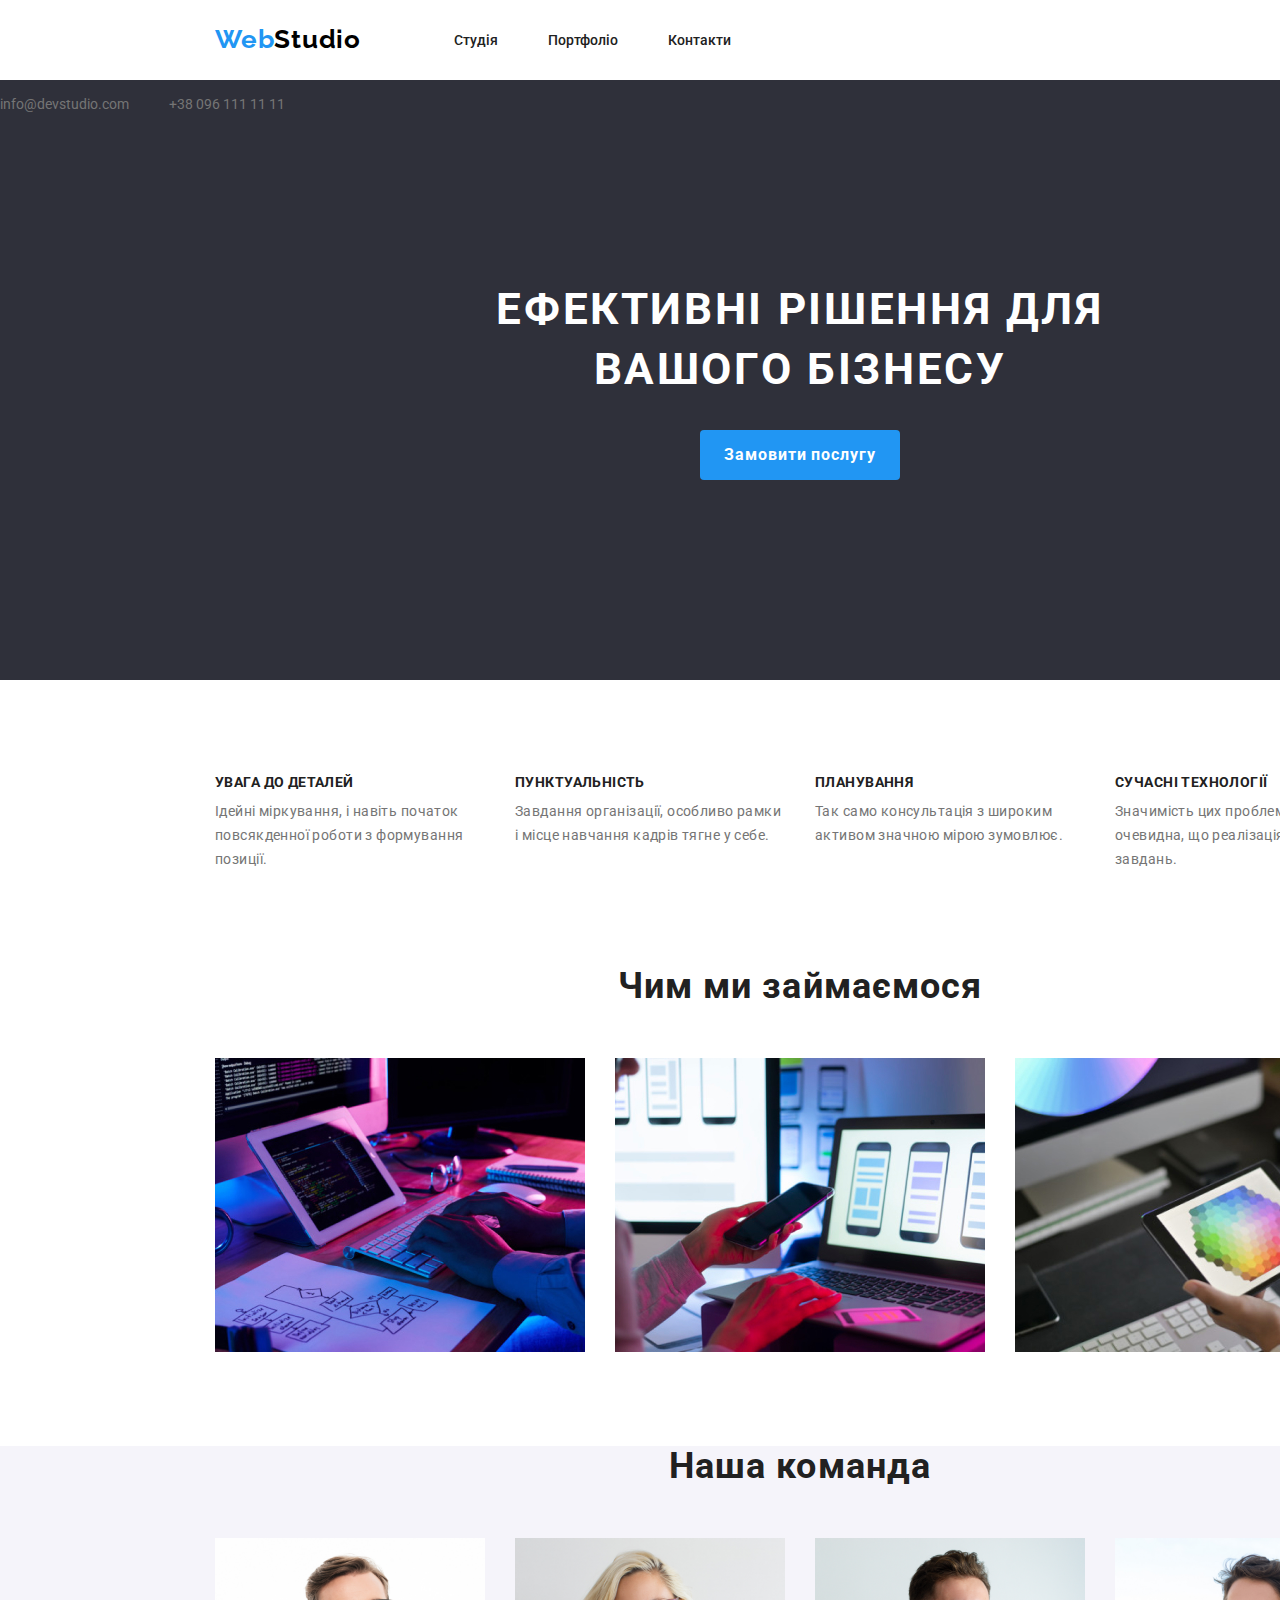
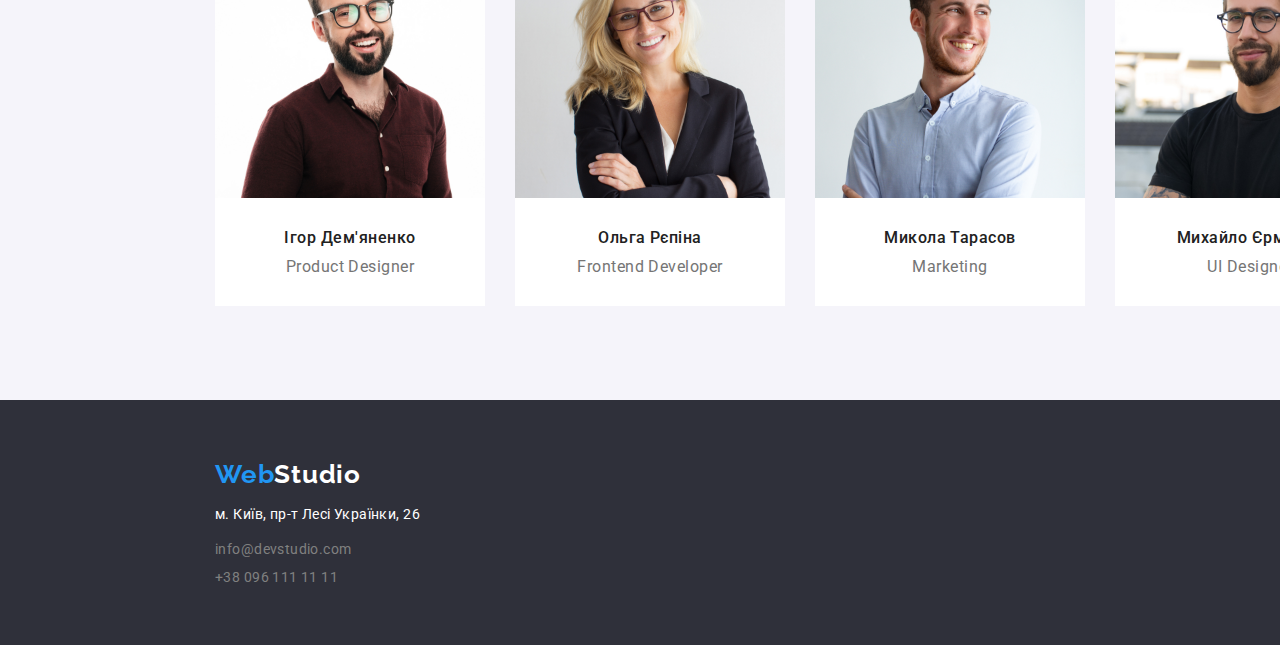
<file: index.html>
<!DOCTYPE html>
<html lang="en">
  <head>
    <meta charset="UTF-8" />
    <meta http-equiv="X-UA-Compatible" content="IE=edge" />
    <meta name="viewport" content="width=device-width, initial-scale=1.0" />
    <title>WebStudio</title>
    <!-- Fonts -->
    <link rel="preconnect" href="https://fonts.googleapis.com" />
    <link rel="preconnect" href="https://fonts.gstatic.com" crossorigin />
    <link
      href="https://fonts.googleapis.com/css2?family=Raleway:wght@700&family=Roboto:wght@400;500;700;900&display=swap"
      rel="stylesheet"
    />
    <link
      rel="stylesheet"
      href="https://cdnjs.cloudflare.com/ajax/libs/modern-normalize/1.1.0/modern-normalize.min.css"
    />
    <!-- Style  -->
    <link rel="stylesheet" href="./css/style.css" />
  </head>
  <body>
    <header>
      <nav class="container main-nav" >
          <a href="./index.html" class="topline"
            >Web<span class="toplinesecond">Studio</span></a>
          
            <ul class="sitenav">
            <li class="item"><a href="" class="aboutus">Студія</a></li>
            <li class="item">
              <a href="./portfolios.html" class="aboutus">Портфоліо</a>
            </li>
            <li class="item"><a href="" class="aboutus">Контакти</a></li>
          </ul>
        

      </nav>
      <ul class="auth-nav">
          <li class="item">
            <a href="info@devstudio.com" class="contactsfirst"
              >info@devstudio.com</a>
          </li>
          <li class="item">
            <a href="tel:+380961111111" class="contactsfirst"
              >+38 096 111 11 11</a>
          </li>
        </ul>
    </header>

    <main>
      <section class="hero-section">
        <div class="container">
          <h1 class="hero-title">Ефективні рішення для <br />вашого бізнесу</h1>
          <button class="button" type="button">Замовити послугу</button>
        </div>
      </section>

      <!-- Наші переваги -->
      <section class="ouradvantages-main">
        <div class="container secondary">
          <ul class="ouradvantages-item">
            <li>
              <h2 class="ouradvantages">УВАГА ДО ДЕТАЛЕЙ</h2>
              <p class="whyso">
                Ідейні міркування, і навіть початок повсякденної роботи з
                формування позиції.
              </p>
            </li>
            <li>
              <h2 class="ouradvantages">ПУНКТУАЛЬНІСТЬ</h2>
              <p class="whyso">
                Завдання організації, особливо рамки і місце навчання кадрів
                тягне у себе.
              </p>
            </li>
            <li>
              <h2 class="ouradvantages">ПЛАНУВАННЯ</h2>
              <p class="whyso">
                Так само консультація з широким активом значною мірою зумовлює.
              </p>
            </li>
            <li>
              <h2 class="ouradvantages">СУЧАСНІ ТЕХНОЛОГІЇ</h2>
              <p class="whyso">
                Значимість цих проблем настільки очевидна, що реалізація
                планових завдань.
              </p>
            </li>
          </ul>
        </div>
      </section>
      <!-- Чим ми займаємось -->
      <section class="image-main">
        <div class="container">
          <h3 class="ourwork">Чим ми займаємося</h3>
          <ul class="image-item">
            <li>
              <img
                src="./images/photo1.jpg"
                alt="Людина працює за компютером"
                width="370"
              />
            </li>
            <li>
              <img
                src="./images/photo2.jpg"
                alt="Людина тримає телефон і працює за компютером"
                width="370"
              />
            </li>
            <li>
              <img
                src="./images/photo3.jpg"
                alt="Людина тримає планшет в руках"
                width="370"
              />
            </li>
          </ul>
        </div>
      </section>
      <!-- Наша команда -->
      <section class="our-team">
        <div class="container">
          <h2 class="comand">Наша команда</h2>
          <ul class="comand-team">
            <li class="personas">
              <img
                src="./images/productdesigner.jpg"
                alt="Фото співробітника"
                width="270"
              />
              <div class="nameposition">
              <h3 class="name-employee">Ігор Дем'яненко</h3>
              <p class="employee">Product Designer</p>
              </div>
            </li>
            <li class="personas">
              <img
                src="./images/frontenddeveloper.jpg"
                alt="Фото співробітника"
                width="270"
              />
              <div class="nameposition">
              <h3 class="name-employee">Ольга Рєпіна</h3>
              <p class="employee">Frontend Developer</p>
              </div>
            </li>
            <li class="personas">
              <img
                src="./images/marketing.jpg"
                alt="Фото співробітника"
                width="270"
              />
              <div class="nameposition">
              <h3 class="name-employee">Микола Тарасов</h3>
              <p class="employee">Marketing</p>
              </div>
            </li>
            <li class="personas">
              <img
                src="./images/uidesigner.jpg"
                alt="Фото співробітника"
                width="270"
              />
              <div class="nameposition">
              <h3 class="name-employee">Михайло Єрмаков</h3>
              <p class="employee">UI Designer</p>
              </div>
            </li>
          </ul>
        </div>
      </section>
    </main>
    <footer>
      <div class="container">
      <div class="footeritem">
        <a href="./index.html" class="topline"
          >Web<span class="studiofooter">Studio</span></a
        >
        <address>
          <p class="adres">м. Київ, пр-т Лесі Українки, 26</p>
          <a href="info@devstudio.com" class="contacts">info@devstudio.com</a>
          <a href="+380961111111" class="contacts">+38 096 111 11 11</a>
        </address>
      </div>
      </div>
    </footer>
  </body>
</html>
</file>
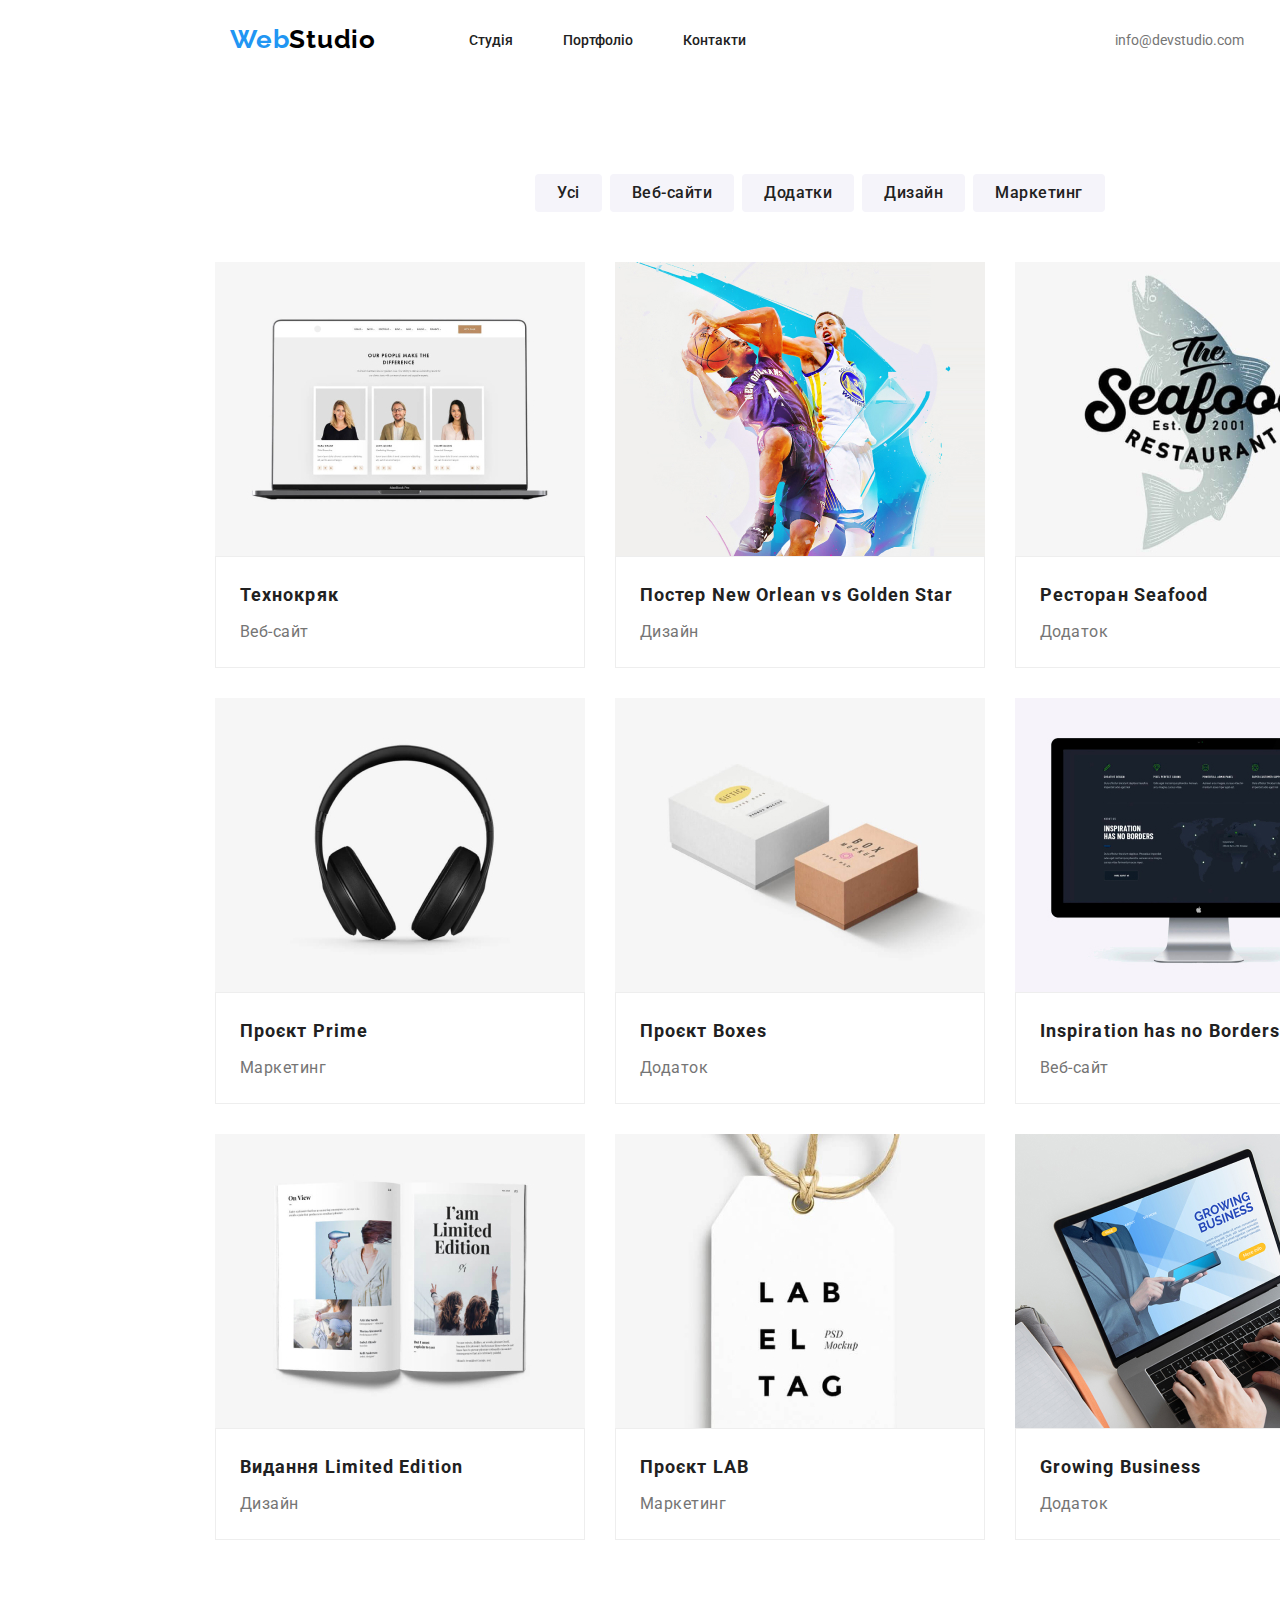
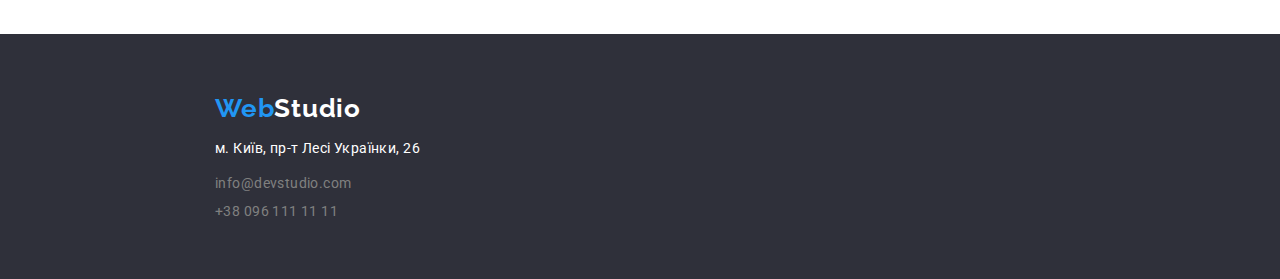
<file: portfolios.html>
<!DOCTYPE html>
<html lang="en">
  <head>
    <meta charset="UTF-8" />
    <meta http-equiv="X-UA-Compatible" content="IE=edge" />
    <meta name="viewport" content="width=device-width, initial-scale=1.0" />
    <title>Portfolios</title>
    <link rel="preconnect" href="https://fonts.googleapis.com" />
    <link rel="preconnect" href="https://fonts.gstatic.com" crossorigin />
    <link
      href="https://fonts.googleapis.com/css2?family=Raleway:wght@700&family=Roboto:wght@400;500;700;900&display=swap"
      rel="stylesheet"
    />
    <link rel="stylesheet" href="https://cdnjs.cloudflare.com/ajax/libs/modern-normalize/1.1.0/modern-normalize.min.css">
    <link rel="stylesheet" href="./css/style.css" />
  </head>
  <body>
    <header>
      <div class="container">
        <nav class="container main-nav">
          <a href="./index.html" class="topline">Web<span class="toplinesecond">Studio</span></a>
          
          
         <ul class="sitenav">
          <li class="item"><a href="" class="aboutus">Студія</a></li>
          <li class="item"><a href="./portfolios.html" class="aboutus">Портфоліо</a></li>
          <li class="item"><a href="" class="aboutus">Контакти</a></li>
        </ul>
        
        <ul class="auth-nav">
          <li class="item"><a href="info@devstudio.com" class="contactsfirst">info@devstudio.com</a></li>
          <li class="item"><a href="tel:+380961111111" class="contactsfirst">+38 096 111 11 11</a></li>
        </ul>
        </nav>
</div>
    </header>
    <main>
      
      <section class="filtersection">
        <div class="container">
            <ul class="filter">
              <li><button class="buttontwopage" type="button">Усі</button></li>
              <li>
                <button class="buttontwopage" type="button">Веб-сайти</button></li>
              <li>
                <button class="buttontwopage" type="button">Додатки</button></li>
              <li>
                <button class="buttontwopage" type="button">Дизайн</button></li>
              <li>
                <button class="buttontwopage" type="button">Маркетинг</button></li>
            </ul>
          </div>
      </section>
      
      <section class="cards">
          <div class="container">
            <ul class="cardstitle">
              <li class="cardmain">
                <img src="./images/photo4.jpg" alt="Технокряк" width="370" />
                <div class="bordercard">
                <h3 class="description">Технокряк</h3>
                <p class="position">Веб-сайт</p>
                </div>

              </li>

              <li class="cardmain">
                <img
                  src="./images/photo5.jpg"
                  alt="Постер New Orlean vs Golden Star"
                  width="370"
                />
                <div class="bordercard">
                <h3 class="description">Постер New Orlean vs Golden Star</h3>
                <p class="position">Дизайн</p>
                </div>
              </li>
              <li class="cardmain">
                <img
                  src="./images/photo6.jpg"
                  alt="Ресторан Seafood"
                  width="370"
                />
                <div class="bordercard">
                <h3 class="description">Ресторан Seafood</h3>
                <p class="position">Додаток</p>
                </div>
              </li>
              <li class="cardmain">
                <img src="./images/photo7.jpg" alt="Проєкт Prime" width="370" />
                <div class="bordercard">
                <h3 class="description">Проєкт Prime</h3>
                <p class="position">Маркетинг</p>
                </div>
              </li>
              <li class="cardmain">
                <img src="./images/photo8.jpg" alt="Проєкт Boxes" width="370" />
                <div class="bordercard">
                <h3 class="description">Проєкт Boxes</h3>
                <p class="position">Додаток</p>
                </div>
              </li>
              <li class="cardmain">
                <img
                  src="./images/photo9.jpg"
                  alt="Inspiration has no Borders"
                  width="370"
                />
                <div class="bordercard">
                <h3 class="description">Inspiration has no Borders</h3>
                <p class="position">Веб-сайт</p>
                </div>
              </li>


              <li class="cardmain">
                <img src="./images/photo10.jpg"  alt="Видання Limited Edition" width="370"/>
                <div class="bordercard">
                <h3 class="description">Видання Limited Edition</h3>
                <p class="position">Дизайн</p>
                </div>
              </li>

              <li class="cardmain">
                <img src="./images/photo11.jpg" alt="Проєкт LAB" width="370" />
                 <div class="bordercard">
                <h3 class="description">Проєкт LAB</h3>
                <p class="position">Маркетинг</p>
                </div>
              </li>
              
              <li class="cardmain">
                <img
                  src="./images/photo12.jpg"
                  alt="Growing Business"
                  width="370"
                />
                <div class="bordercard">
                <h3 class="description">Growing Business</h3>
                <p class="position">Додаток</p>
                </div>
              </li>
            </ul>
          </div>
        </div>
      </section>
    </main>
     <footer>
      <div class="container">
      <div class="footeritem">
        <a href="./index.html" class="topline"
          >Web<span class="studiofooter">Studio</span></a
        >
        <address>
          <p class="adres">м. Київ, пр-т Лесі Українки, 26</p>
          <a href="info@devstudio.com" class="contacts">info@devstudio.com</a>
          <a href="+380961111111" class="contacts">+38 096 111 11 11</a>
        </address>
      </div>
      </div>
    </footer>
  </body>
</html>
</file>
<file: css/style.css>
* {
  box-sizing: border-box;
}
:root {
  --color-primary: #212121;
  --color-secondary: #757575;
  --color-hover: #2196f3;
  --color-filter: #f5f4fa;
  --color--white: #ffffff;
  --color--nav--: #2f303a;
}
li {
  list-style: none;
}

body {
  color: var(--color-primary);
  font-family: "Roboto", sans-serif;
  width: 1600px;
  margin: 0 auto;
}
.container {
  margin-left: auto;
  margin-right: auto;
  padding-left: 15px;
  padding-right: 15px;
  width: 1200px;
}

/* Шапка */
.topline {
  color: var(--color-hover);
  font-family: Raleway;
  text-decoration: none;
  font-weight: 700;
  font-size: 26px;
  line-height: 1.119;
  letter-spacing: 0.03em;
}
.toplinesecond {
  color: #000000;
  font-family: Raleway;
  text-decoration: none;
}
.main-nav {
  display: flex;
  align-items: center;
}

.back {
  background: #f5f5f5;
}
/* Про нас шапка */
.aboutus {
  color: var(--color-primary);
  text-decoration: none;
  font-weight: 500;
  font-size: 14px;
  line-height: 1.142;
}
.aboutus:hover {
  color: var(--color-hover);
}

.contacts {
  color: grey;
  font-weight: 400;
  font-size: 14px;
  line-height: 1.142;
  text-decoration: none;
  display: flex;
  padding-bottom: 12px;
}
.contacts:hover {
  color: var(--color-hover);
}
.contactsfirst {
  color: var(--color-secondary);
  font-size: 14px;
  line-height: 1.142;
  text-decoration: none;
  display: flex;
}
.contactsfirst:hover {
  color: var(--color-hover);
}
/* Бааадііі */
.hero-title {
  color: var(--color--white);
  font-family: "Roboto", sans-serif;
  text-transform: uppercase;
  text-align: center;
  font-size: 44px;
  line-height: 1.363;
  letter-spacing: 0.06em;
  margin: 0;
  padding-bottom: 30px;
}

.hero-section {
  background-color: #2f303a;
  padding-top: 200px;
  padding-bottom: 200px;
}
header{
  height: 80px;
}

.button {
  display: block;
  text-align: center;
  margin: 0 auto;

  color: var(--color--white);
  background-color: var(--color-hover);
  border: none;
  font-family: "Roboto", sans-serif;
  font-weight: 700;
  font-size: 16px;
  line-height: 1.875;
  border-radius: 4px;
  width: 200px;
  height: 50px;
  letter-spacing: 0.06em;
  cursor: pointer;
}
.filter {
  margin: 0;
  display: flex;
  justify-content: center;
  gap: 8px ;
}
.filtersection{
  padding-top: 94px;
  margin-bottom: 50px;
}
.buttontwopage {
  color: var(--color-primary);
  background-color: var(--color-filter);
  border-color: var(--color-filter);
  font-family: inherit;
  font-weight: 500;
  font-size: 16px;
  line-height: 1.625;
  border: none;
  border-radius: 4px;
  letter-spacing: 0.03em;
  cursor: pointer;
  padding: 6px 22px;
}
.buttontwopage:hover {
  color: var(--color--white);
  background-color: var(--color-hover);
  border-color: var(--color-hover);
}

/* Наші переваги */
.whyso {
  color: var(--color-secondary);
  width: 270px;
  margin: 0;
}

.ourwork {
  color: var(--color-primary);
  margin: 0;
  margin-bottom: 50px;
}
.our-team {
  background: var(--color-filter);
  padding-bottom: 94px;
}
.comand {
  margin-bottom: 50px;
}
.comand-team {
  margin: 0;
  padding: 0;
  display: flex;
  gap: 30px;
}
.personas {
  background-color: var(--color--white);
}

.comand {
  color: var(--color-primary);
  font-size: 36px;
  line-height: 1.166;
  letter-spacing: 0.03em;
  text-align: center;
  margin: 0;
  padding-bottom: 50px;
}
.name-employee {
  color: var(--color-primary);
  font-weight: 500;
  font-size: 16px;
  line-height: 1.187;
  letter-spacing: 0.03em;
  text-align: center;
  margin: 0;
  margin-bottom: 10px;
}
.employee {
  color: var(--color-secondary);
  font-size: 16px;
  line-height: 1.187;
  letter-spacing: 0.03em;
  text-align: center;
  margin: 0;
}

h2 {
  font-weight: 700;
  font-size: 14px;
  line-height: 1.142;
  letter-spacing: 0.03em;
  margin-top: 0;
  margin-bottom: 10px;
}
.whyso {
  font-weight: 400;
  font-size: 14px;
  line-height: 1.714;
  letter-spacing: 0.03em;
}
.ourwork {
  font-size: 36px;
  line-height: 1.166;
  text-align: center;
  letter-spacing: 0.03em;
}
address {
  font-style: normal;
  font-weight: 400;
  font-size: 14px;
  line-height: 1.71;
  color: var(--color--white);
  letter-spacing: 0.03em;
}


.description {
  font-size: 18px;
  line-height: 2;
  letter-spacing: 0.06em;
  margin: 0;
  padding-bottom: 4px;
}
.position {
  color: #757575;
  font-weight: 400;
  font-size: 16px;
  line-height: 1.875;
  letter-spacing: 0.03em;
  margin-top: 0;
  margin-bottom: 0;
}

footer {
  background-color: var(--color--nav--);
}
.studiofooter {
  color: var(--color--white);
  font-family: Raleway;
  text-decoration: none;
}
.adres {
  color: var(--color--white);
}
.sitenav {
  display: flex;
  margin: 0;
  padding-left: 0;
}
.sitenav .item {
  margin-right: 50px;
}
.sitenav .item:last-child {
  margin-right: 0;
}
.sitenav .aboutus {
  display: block;
  padding-top: 32px;
  padding-bottom: 32px;
}
.auth-nav {
  display: flex;
  margin-left: auto;
  padding: 0;
}

.auth-nav .item + .item {
  margin-left: 40px;
}
.topline {
  margin-right: 93px;
}
.ouradvantages-main {
  padding-top: 94px;
  padding-bottom: 94px;
}
.ouradvantages-item {
  display: flex;
  padding: 0;
  margin: 0;
  gap: 30px;
}
.image-item {
  display: flex;
  padding: 0;
  margin: 0;
  gap: 30px;
}
.image-main {
  padding-bottom: 94px;
}

.toplineseconds {
  color: var(--color--white);
  padding-bottom: 28px;
}
.cardstitle {
  display: flex;
  flex-wrap: wrap;
  gap: 30px;
  padding: 0;
  margin: 0;
}
.bordercard {
  padding-top: 20px;
  padding-bottom: 20px;
  padding-left: 24px;
  padding-right: 24px;
  border: 1px solid #eeeeee;
}
.cards {
  padding-bottom: 94px;
}
.footeritem {
  padding-top: 60px;
  padding-bottom: 60px;
}
address .contacts:last-child {
  padding: 0;
}
img {
  display: block;
  max-width: 100%;
  height: auto;
}
.nameposition{
  padding-top: 30px;
  padding-bottom: 30px;

}
</file>
